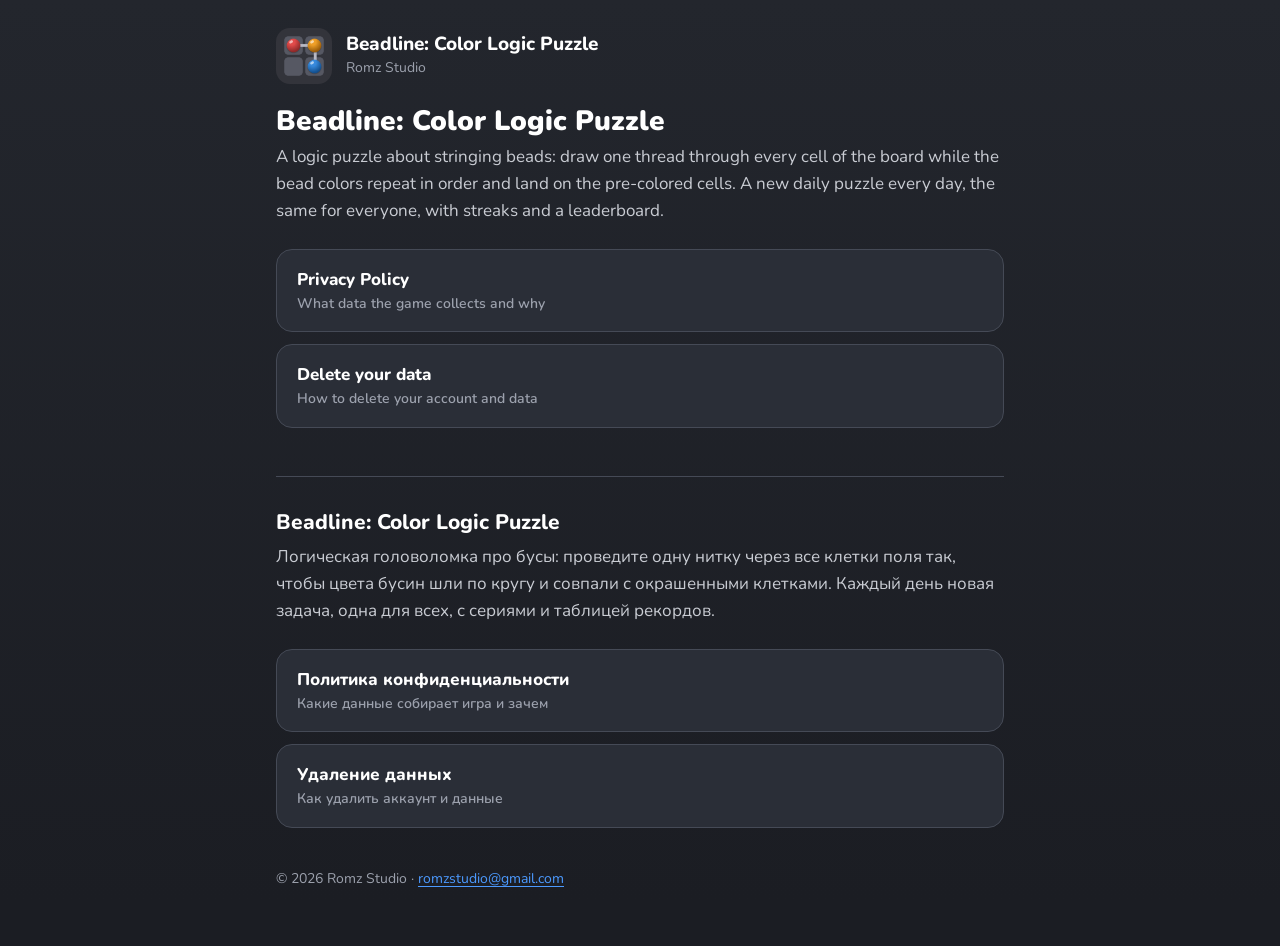
<file: index.html>
<!doctype html>
<html lang="en">
<head>
<meta charset="utf-8">
<meta name="viewport" content="width=device-width, initial-scale=1">
<title>Beadline: Color Logic Puzzle</title>
<meta name="description" content="Beadline: Color Logic Puzzle by Romz Studio — privacy policy and data deletion.">
<link rel="icon" href="icon.png">
<link rel="stylesheet" href="style.css">
</head>
<body>
<main>
	<header class="app">
		<img src="icon.png" alt="">
		<div>
			<div class="name">Beadline: Color Logic Puzzle</div>
			<div class="dev">Romz Studio</div>
		</div>
	</header>

	<h1>Beadline: Color Logic Puzzle</h1>
	<p>A logic puzzle about stringing beads: draw one thread through every cell of the board while
	the bead colors repeat in order and land on the pre-colored cells. A new daily puzzle every day,
	the same for everyone, with streaks and a leaderboard.</p>

	<div class="links">
		<a href="privacy.html">Privacy Policy<span>What data the game collects and why</span></a>
		<a href="delete-data.html">Delete your data<span>How to delete your account and data</span></a>
	</div>

	<hr class="lang">

	<h2 lang="ru">Beadline: Color Logic Puzzle</h2>
	<p lang="ru">Логическая головоломка про бусы: проведите одну нитку через все клетки поля так, чтобы
	цвета бусин шли по кругу и совпали с окрашенными клетками. Каждый день новая задача, одна для всех,
	с сериями и таблицей рекордов.</p>

	<div class="links" lang="ru">
		<a href="privacy.html#ru">Политика конфиденциальности<span>Какие данные собирает игра и зачем</span></a>
		<a href="delete-data.html#ru">Удаление данных<span>Как удалить аккаунт и данные</span></a>
	</div>

	<footer>
		© 2026 Romz Studio · <a href="mailto:romzstudio@gmail.com">romzstudio@gmail.com</a>
	</footer>
</main>
</body>
</html>
</file>
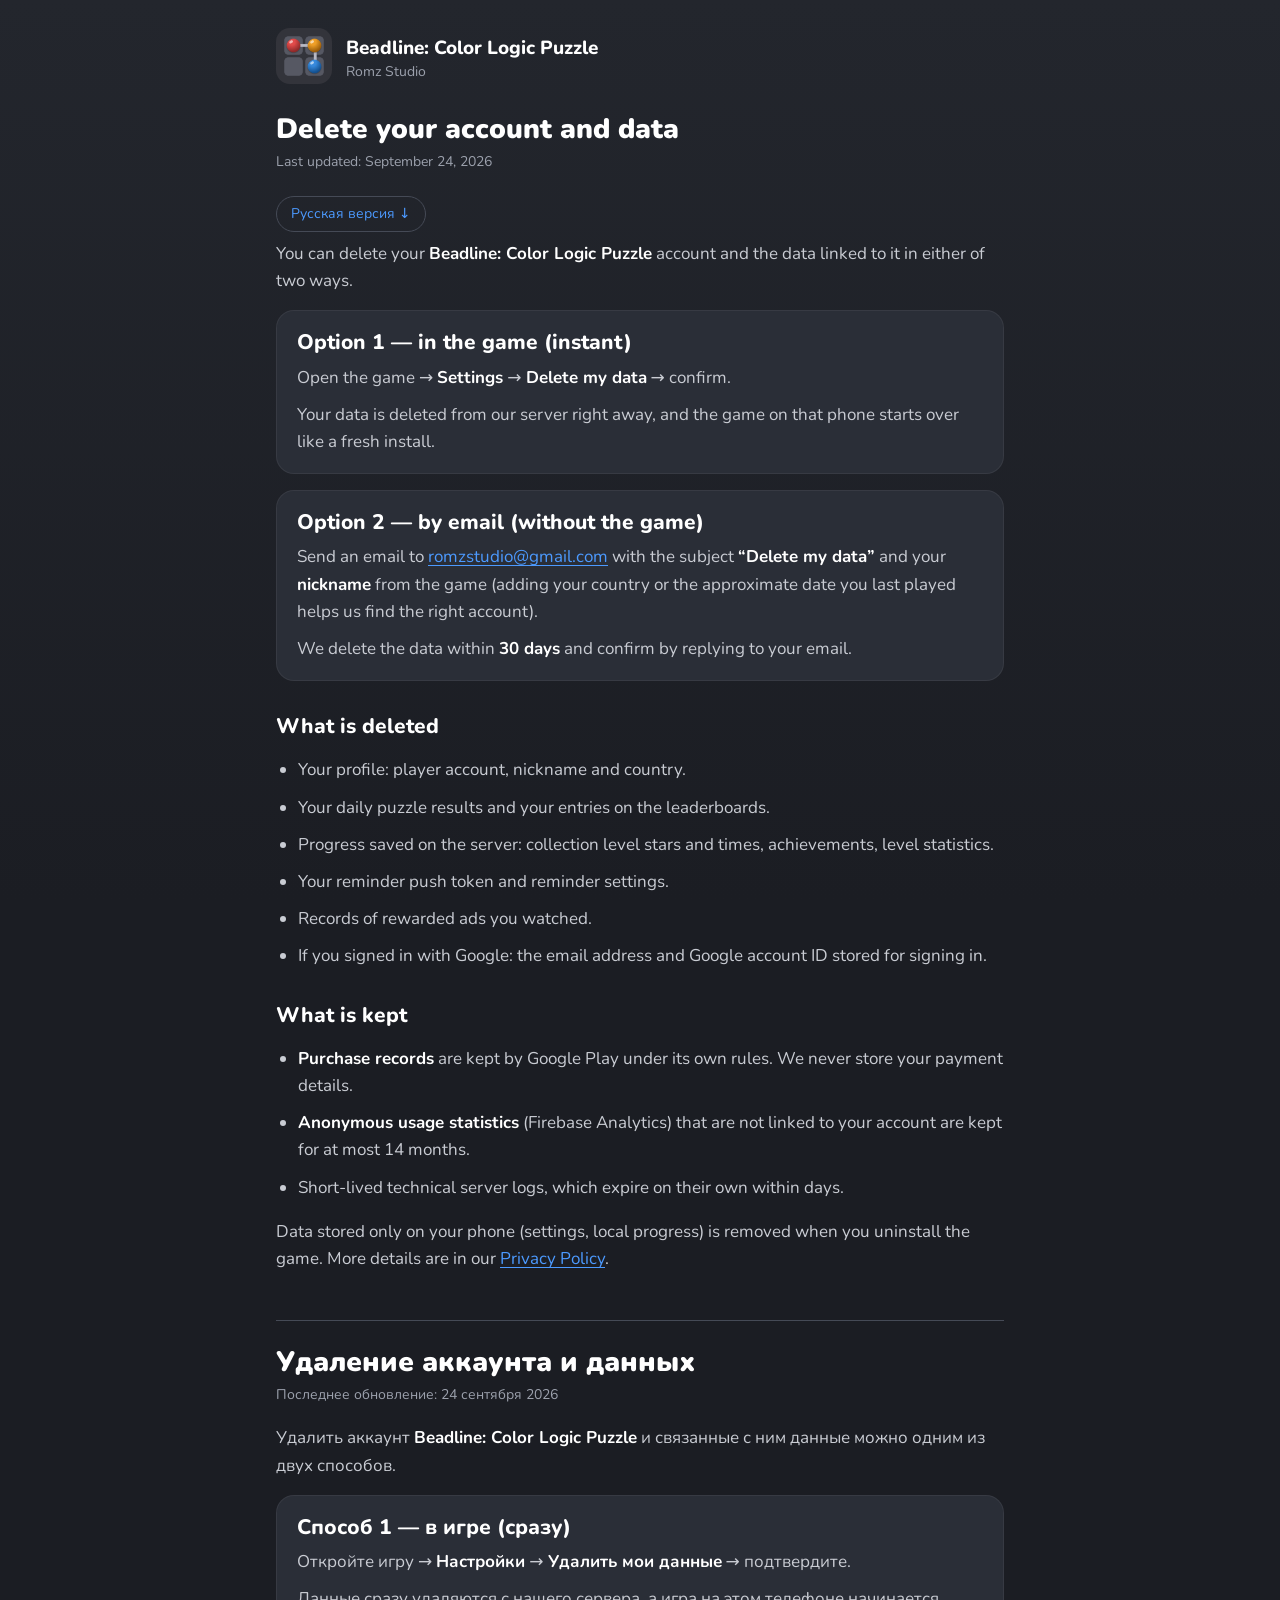
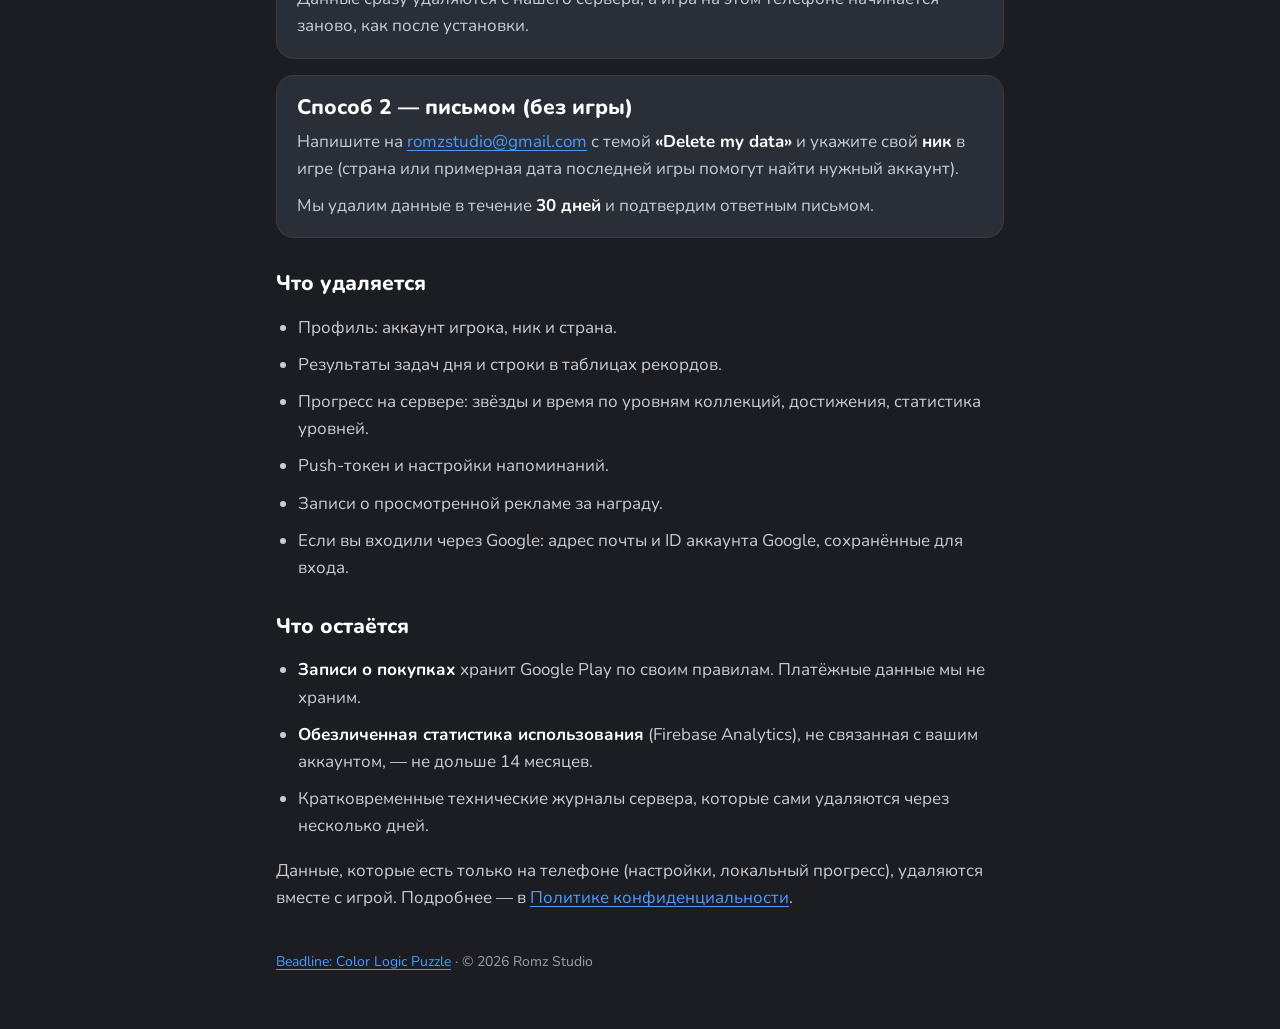
<file: delete-data.html>
<!doctype html>
<html lang="en">
<head>
<meta charset="utf-8">
<meta name="viewport" content="width=device-width, initial-scale=1">
<title>Delete your data — Beadline: Color Logic Puzzle</title>
<meta name="description" content="How to delete your account and data in Beadline: Color Logic Puzzle by Romz Studio.">
<link rel="icon" href="icon.png">
<link rel="stylesheet" href="style.css">
</head>
<body>
<main>
	<header class="app">
		<a href="index.html"><img src="icon.png" alt="Beadline"></a>
		<div>
			<div class="name">Beadline: Color Logic Puzzle</div>
			<div class="dev">Romz Studio</div>
		</div>
	</header>

	<h1>Delete your account and data</h1>
	<p class="updated">Last updated: September 24, 2026</p>
	<a class="lang-switch" href="#ru">Русская версия ↓</a>

	<p>You can delete your <strong>Beadline: Color Logic Puzzle</strong> account and the data linked
	to it in either of two ways.</p>

	<div class="card">
		<h2>Option 1 — in the game (instant)</h2>
		<p>Open the game → <strong>Settings</strong> → <strong>Delete my data</strong> → confirm.</p>
		<p>Your data is deleted from our server right away, and the game on that phone starts over like
		a fresh install.</p>
	</div>

	<div class="card">
		<h2>Option 2 — by email (without the game)</h2>
		<p>Send an email to <a href="mailto:romzstudio@gmail.com?subject=Delete%20my%20data">romzstudio@gmail.com</a>
		with the subject <strong>“Delete my data”</strong> and your <strong>nickname</strong> from the game
		(adding your country or the approximate date you last played helps us find the right account).</p>
		<p>We delete the data within <strong>30 days</strong> and confirm by replying to your email.</p>
	</div>

	<h2>What is deleted</h2>
	<ul>
		<li>Your profile: player account, nickname and country.</li>
		<li>Your daily puzzle results and your entries on the leaderboards.</li>
		<li>Progress saved on the server: collection level stars and times, achievements, level statistics.</li>
		<li>Your reminder push token and reminder settings.</li>
		<li>Records of rewarded ads you watched.</li>
		<li>If you signed in with Google: the email address and Google account ID stored for signing in.</li>
	</ul>

	<h2>What is kept</h2>
	<ul>
		<li><strong>Purchase records</strong> are kept by Google Play under its own rules. We never store your payment details.</li>
		<li><strong>Anonymous usage statistics</strong> (Firebase Analytics) that are not linked to your account are kept for at most 14 months.</li>
		<li>Short-lived technical server logs, which expire on their own within days.</li>
	</ul>
	<p>Data stored only on your phone (settings, local progress) is removed when you uninstall the game.
	More details are in our <a href="privacy.html">Privacy Policy</a>.</p>

	<hr class="lang">

	<section id="ru" lang="ru">
	<h1>Удаление аккаунта и данных</h1>
	<p class="updated">Последнее обновление: 24 сентября 2026</p>

	<p>Удалить аккаунт <strong>Beadline: Color Logic Puzzle</strong> и связанные с ним данные можно
	одним из двух способов.</p>

	<div class="card">
		<h2>Способ 1 — в игре (сразу)</h2>
		<p>Откройте игру → <strong>Настройки</strong> → <strong>Удалить мои данные</strong> → подтвердите.</p>
		<p>Данные сразу удаляются с нашего сервера, а игра на этом телефоне начинается заново, как после
		установки.</p>
	</div>

	<div class="card">
		<h2>Способ 2 — письмом (без игры)</h2>
		<p>Напишите на <a href="mailto:romzstudio@gmail.com?subject=Delete%20my%20data">romzstudio@gmail.com</a>
		с темой <strong>«Delete my data»</strong> и укажите свой <strong>ник</strong> в игре (страна или
		примерная дата последней игры помогут найти нужный аккаунт).</p>
		<p>Мы удалим данные в течение <strong>30 дней</strong> и подтвердим ответным письмом.</p>
	</div>

	<h2>Что удаляется</h2>
	<ul>
		<li>Профиль: аккаунт игрока, ник и страна.</li>
		<li>Результаты задач дня и строки в таблицах рекордов.</li>
		<li>Прогресс на сервере: звёзды и время по уровням коллекций, достижения, статистика уровней.</li>
		<li>Push-токен и настройки напоминаний.</li>
		<li>Записи о просмотренной рекламе за награду.</li>
		<li>Если вы входили через Google: адрес почты и ID аккаунта Google, сохранённые для входа.</li>
	</ul>

	<h2>Что остаётся</h2>
	<ul>
		<li><strong>Записи о покупках</strong> хранит Google Play по своим правилам. Платёжные данные мы не храним.</li>
		<li><strong>Обезличенная статистика использования</strong> (Firebase Analytics), не связанная с вашим аккаунтом, — не дольше 14 месяцев.</li>
		<li>Кратковременные технические журналы сервера, которые сами удаляются через несколько дней.</li>
	</ul>
	<p>Данные, которые есть только на телефоне (настройки, локальный прогресс), удаляются вместе с игрой.
	Подробнее — в <a href="privacy.html#ru">Политике конфиденциальности</a>.</p>
	</section>

	<footer><a href="index.html">Beadline: Color Logic Puzzle</a> · © 2026 Romz Studio</footer>
</main>
</body>
</html>
</file>
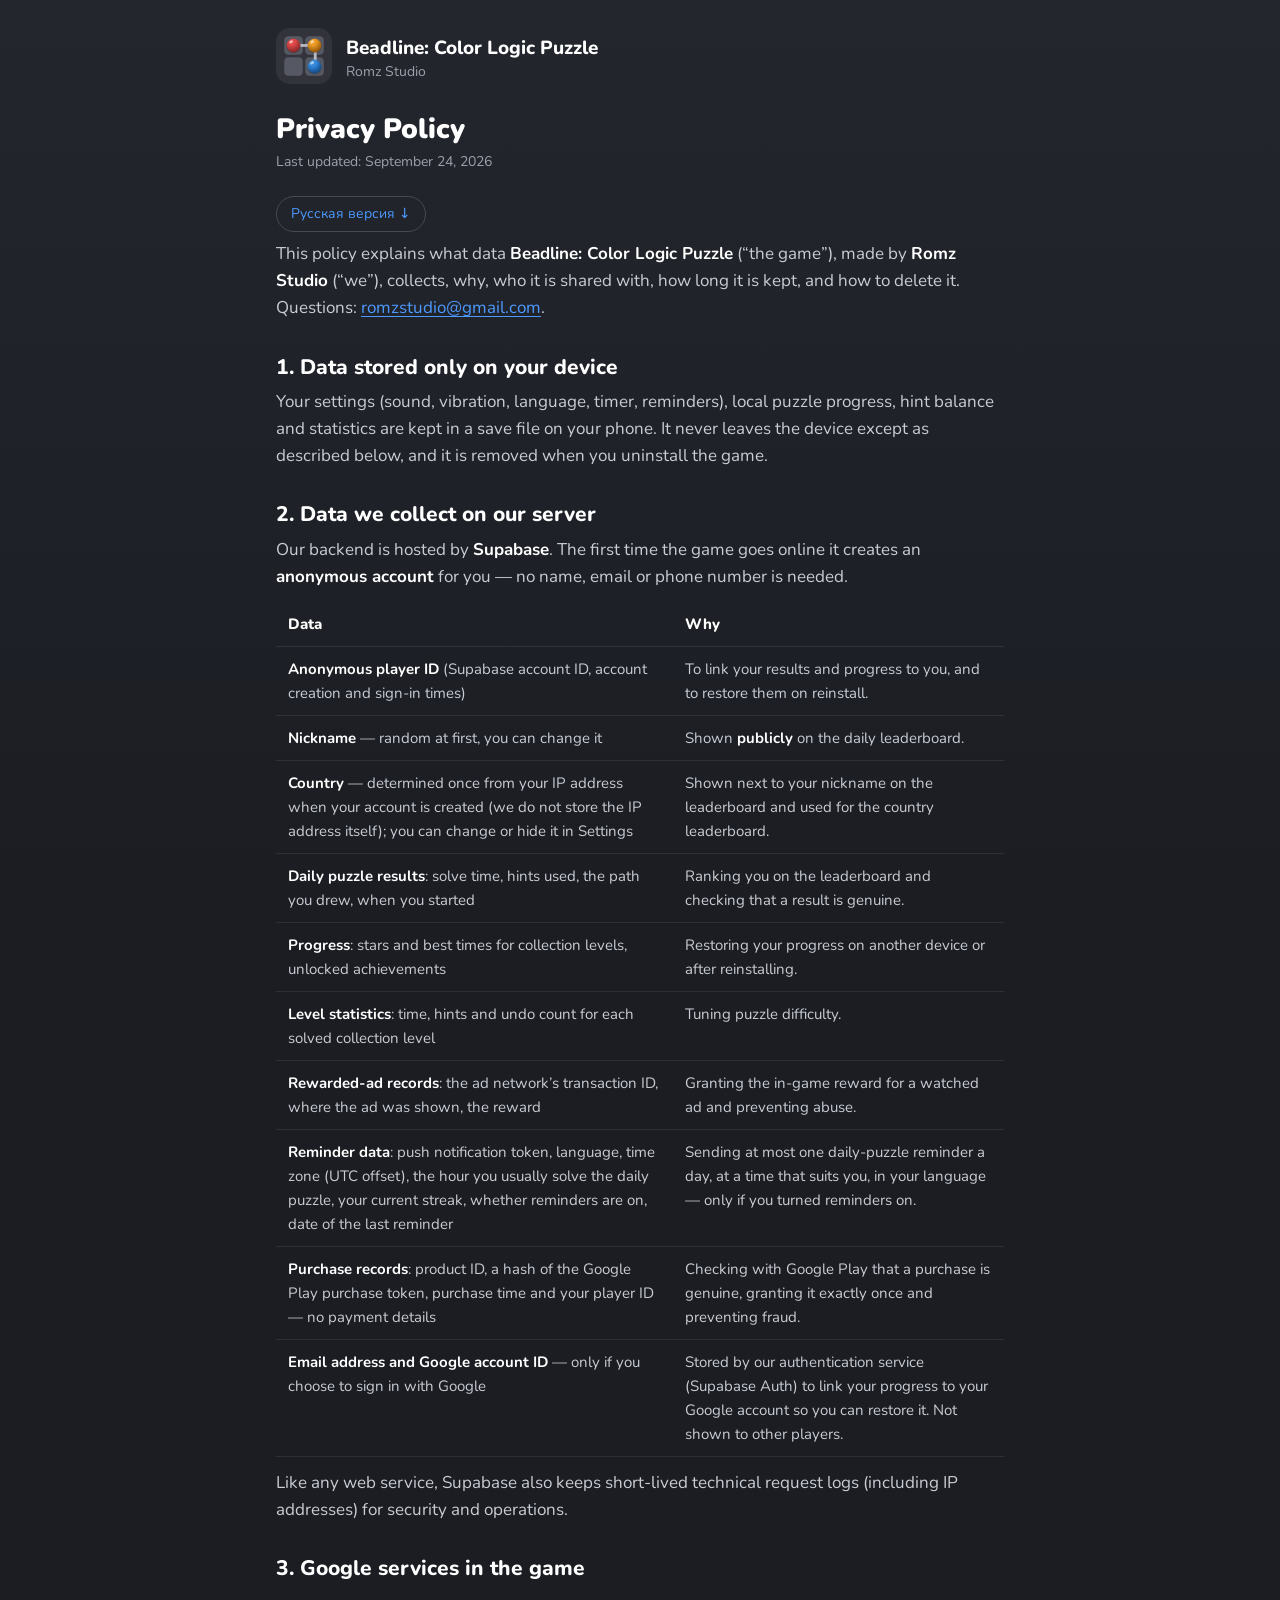
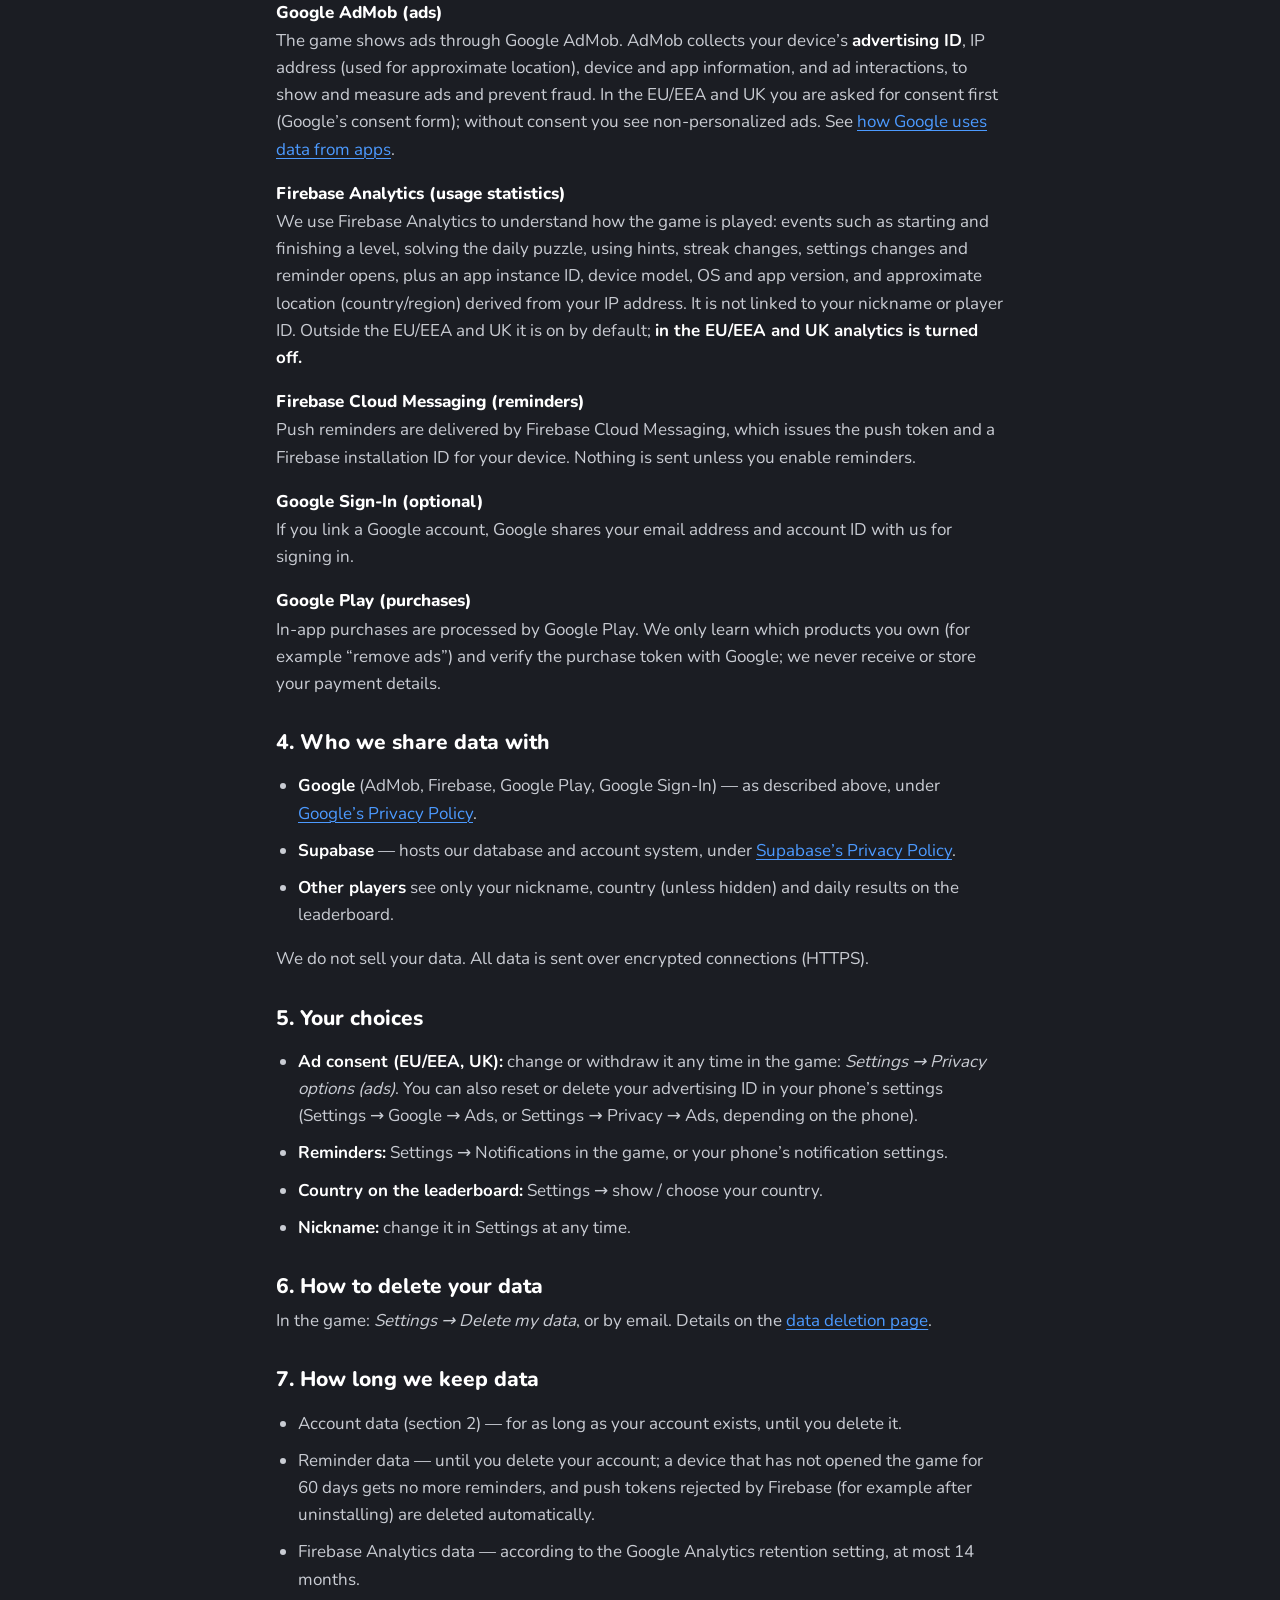
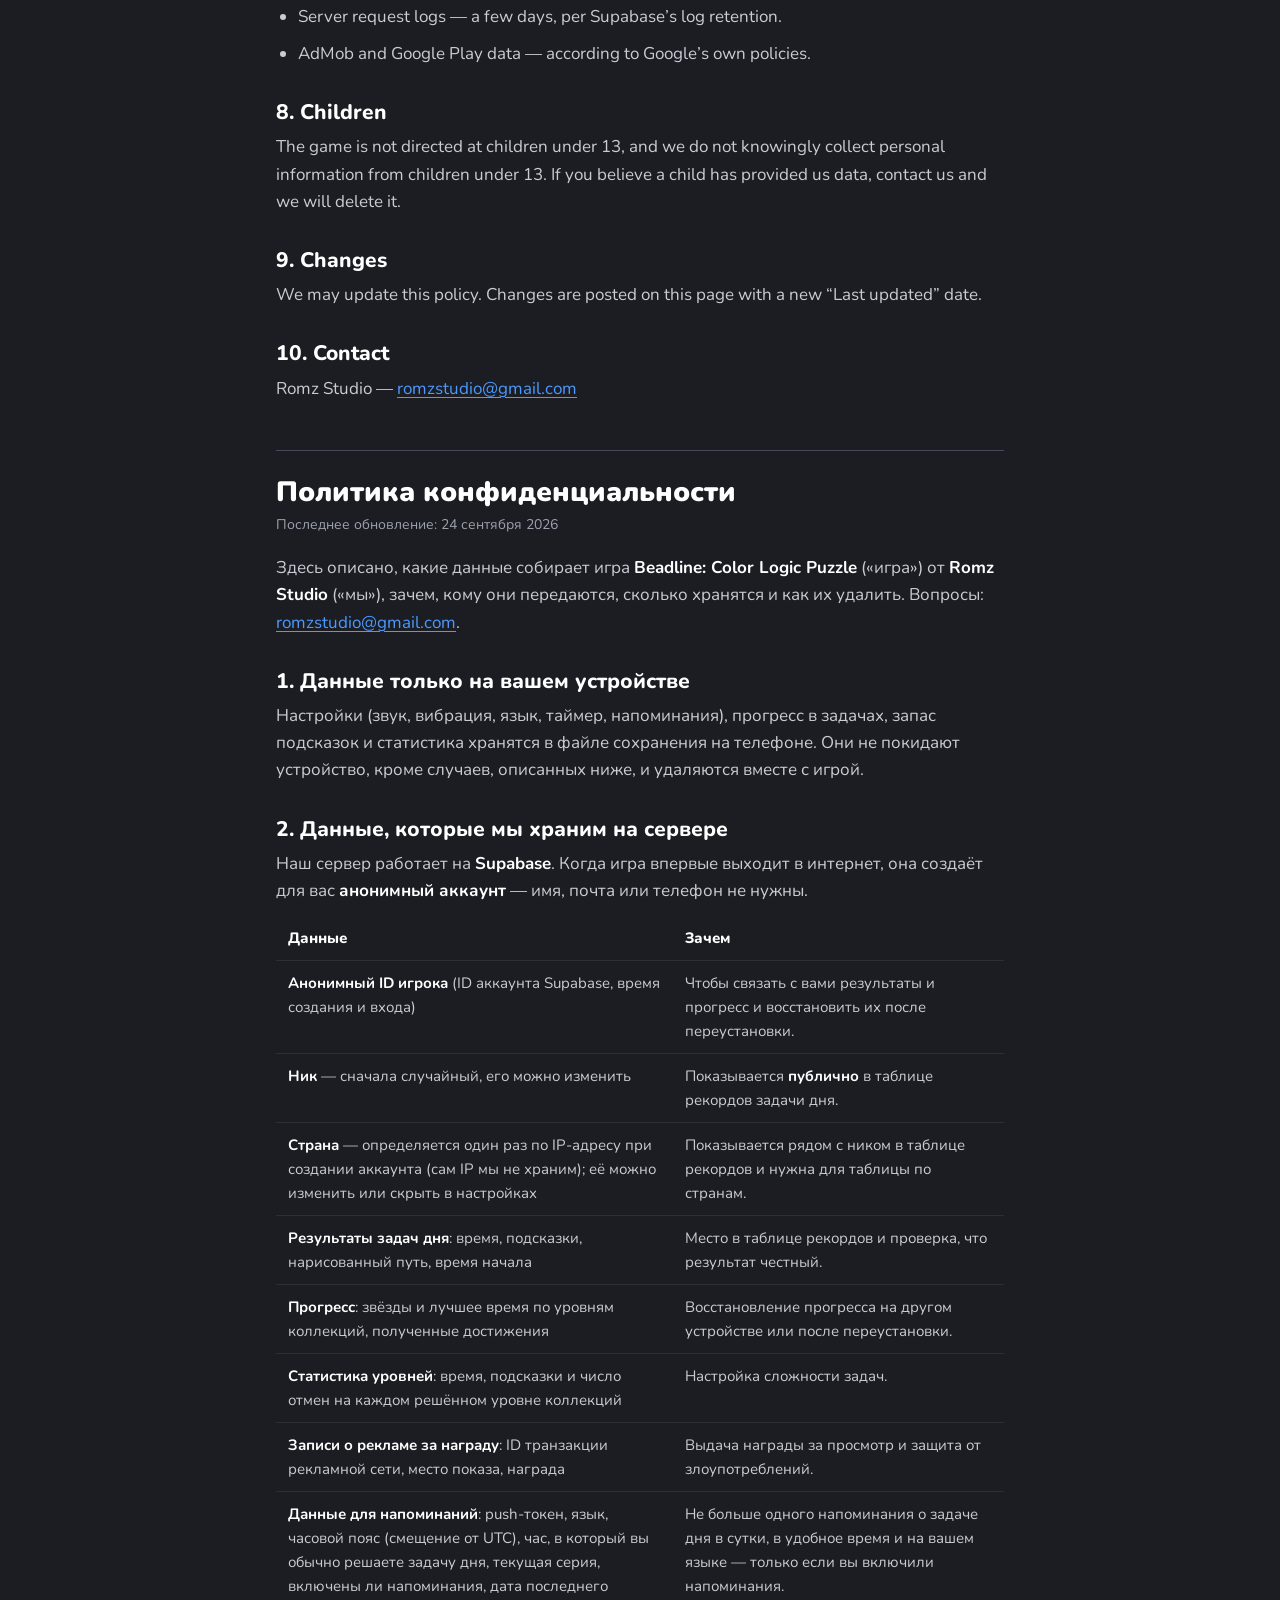
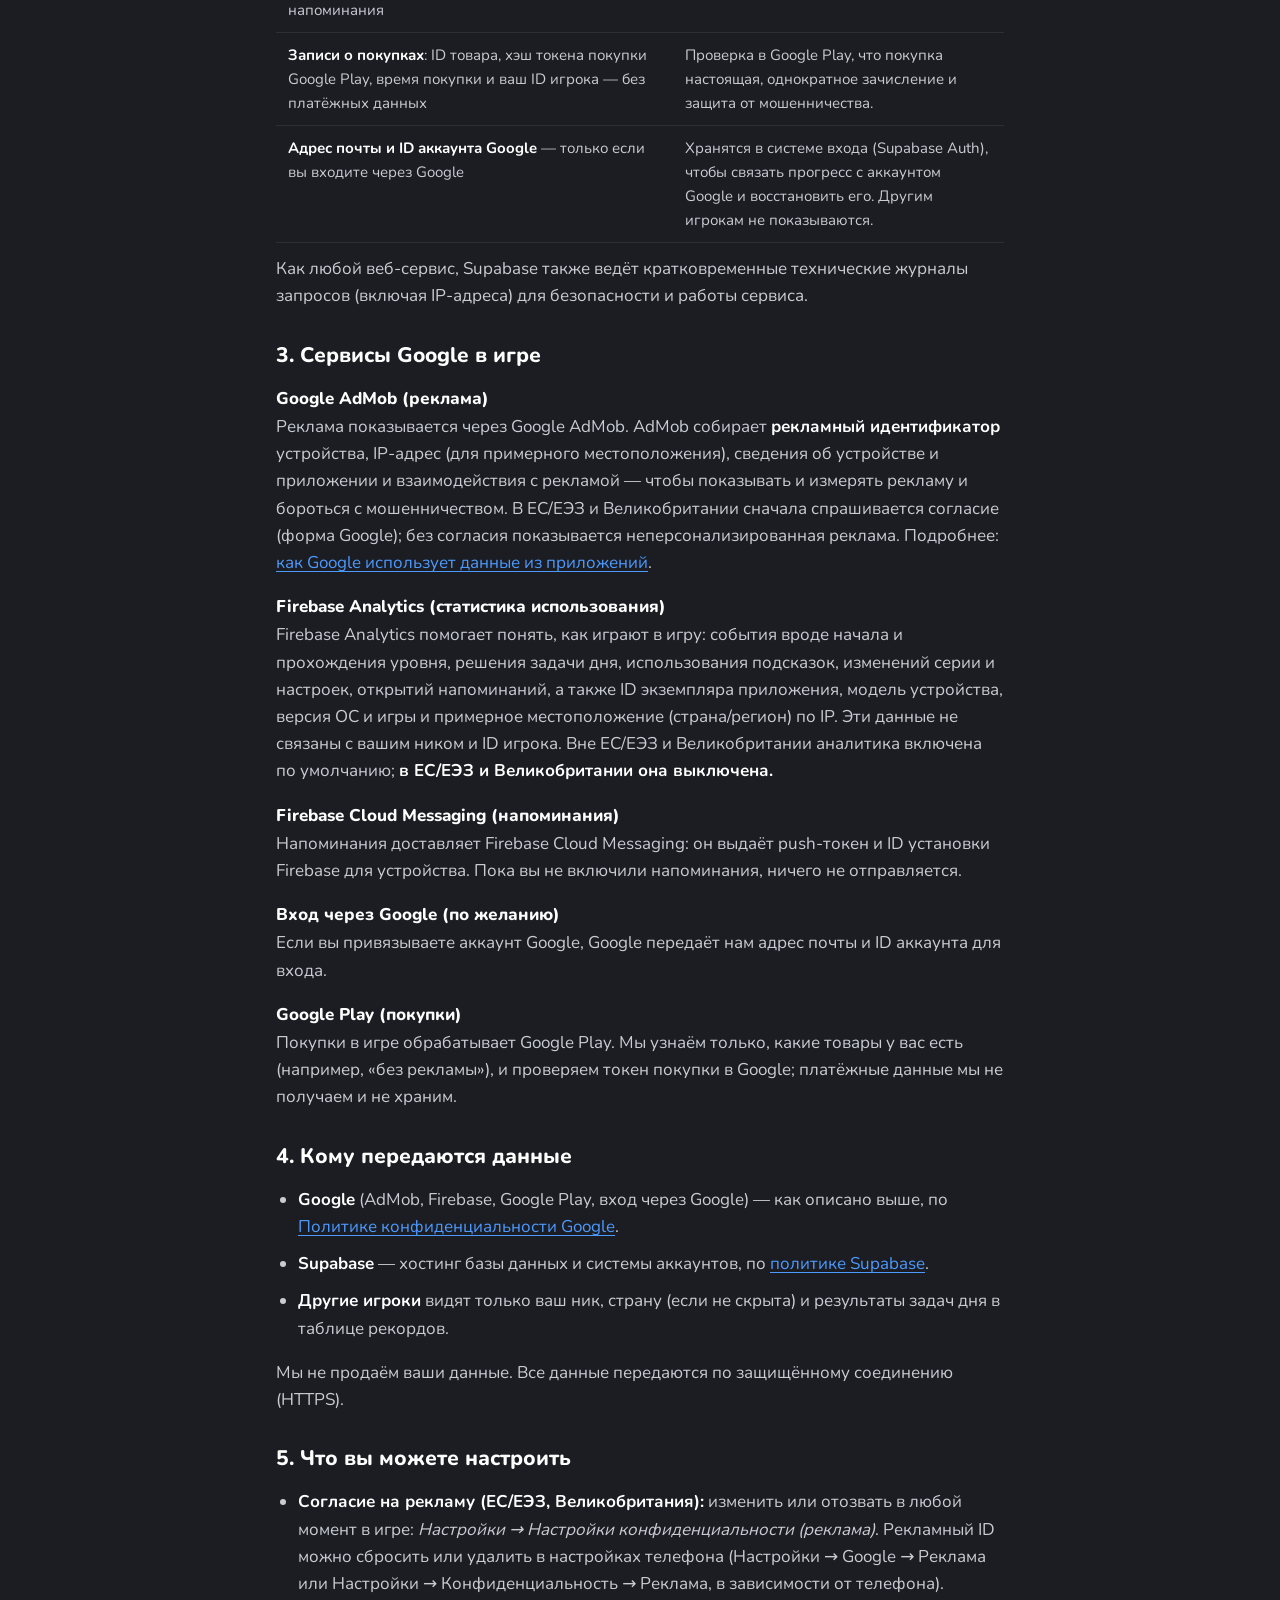
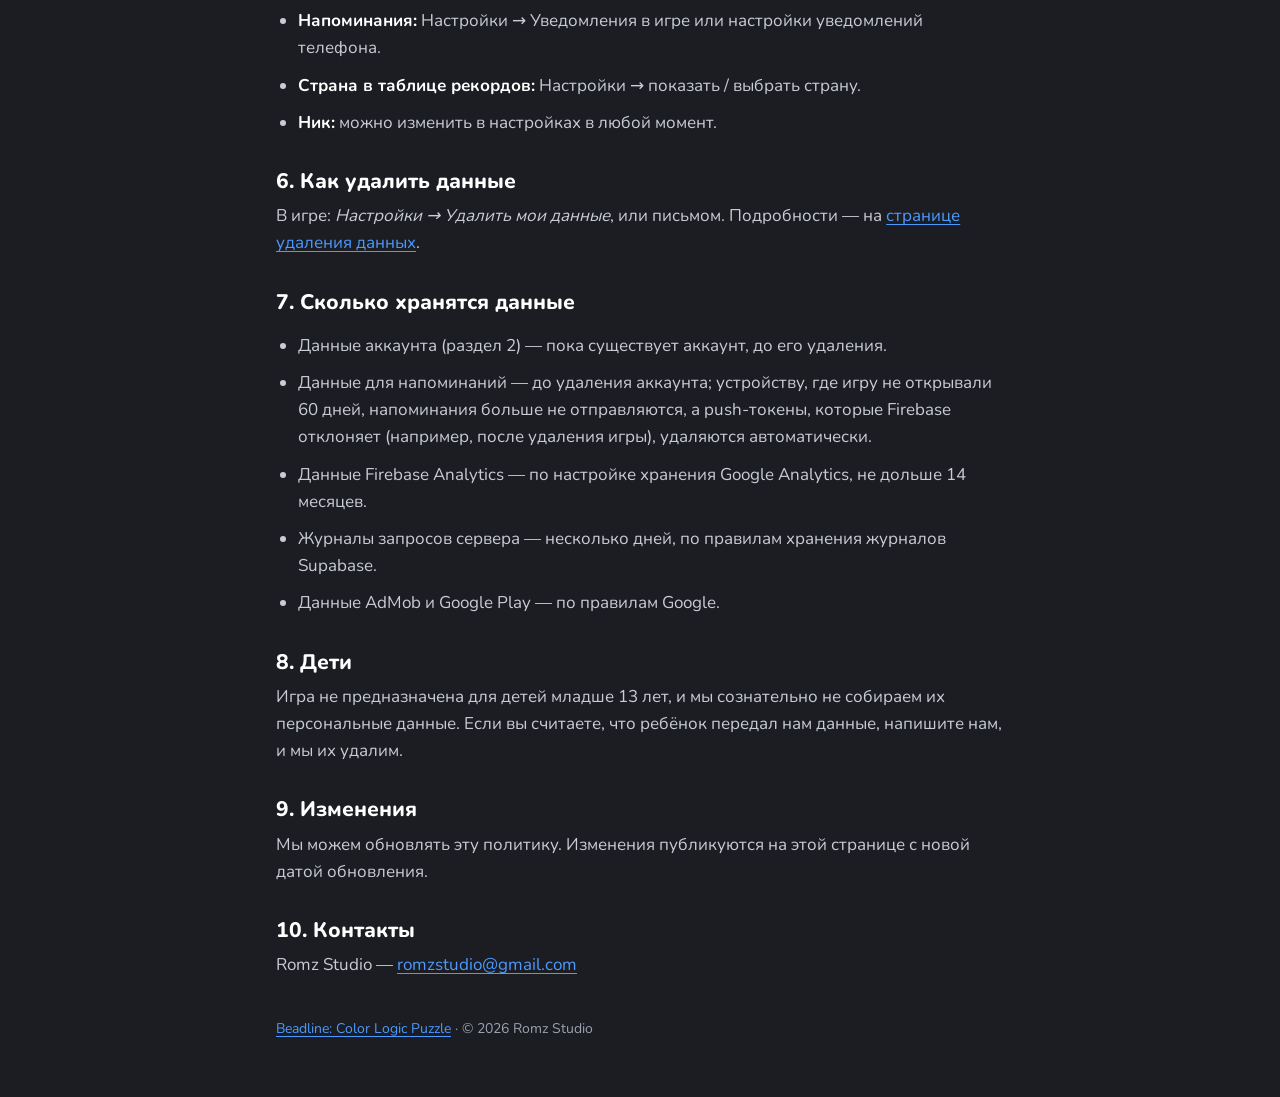
<file: privacy.html>
<!doctype html>
<html lang="en">
<head>
<meta charset="utf-8">
<meta name="viewport" content="width=device-width, initial-scale=1">
<title>Privacy Policy — Beadline: Color Logic Puzzle</title>
<meta name="description" content="Privacy Policy for Beadline: Color Logic Puzzle by Romz Studio.">
<link rel="icon" href="icon.png">
<link rel="stylesheet" href="style.css">
</head>
<body>
<main>
	<header class="app">
		<a href="index.html"><img src="icon.png" alt="Beadline"></a>
		<div>
			<div class="name">Beadline: Color Logic Puzzle</div>
			<div class="dev">Romz Studio</div>
		</div>
	</header>

	<h1>Privacy Policy</h1>
	<p class="updated">Last updated: September 24, 2026</p>
	<a class="lang-switch" href="#ru">Русская версия ↓</a>

	<p>This policy explains what data <strong>Beadline: Color Logic Puzzle</strong> (“the game”),
	made by <strong>Romz Studio</strong> (“we”), collects, why, who it is shared with, how long it is
	kept, and how to delete it. Questions: <a href="mailto:romzstudio@gmail.com">romzstudio@gmail.com</a>.</p>

	<h2>1. Data stored only on your device</h2>
	<p>Your settings (sound, vibration, language, timer, reminders), local puzzle progress, hint
	balance and statistics are kept in a save file on your phone. It never leaves the device except
	as described below, and it is removed when you uninstall the game.</p>

	<h2>2. Data we collect on our server</h2>
	<p>Our backend is hosted by <strong>Supabase</strong>. The first time the game goes online it
	creates an <strong>anonymous account</strong> for you — no name, email or phone number is needed.</p>
	<div class="table-wrap"><table>
		<tr><th>Data</th><th>Why</th></tr>
		<tr><td><strong>Anonymous player ID</strong> (Supabase account ID, account creation and sign-in times)</td>
			<td>To link your results and progress to you, and to restore them on reinstall.</td></tr>
		<tr><td><strong>Nickname</strong> — random at first, you can change it</td>
			<td>Shown <strong>publicly</strong> on the daily leaderboard.</td></tr>
		<tr><td><strong>Country</strong> — determined once from your IP address when your account is created (we do not store the IP address itself); you can change or hide it in Settings</td>
			<td>Shown next to your nickname on the leaderboard and used for the country leaderboard.</td></tr>
		<tr><td><strong>Daily puzzle results</strong>: solve time, hints used, the path you drew, when you started</td>
			<td>Ranking you on the leaderboard and checking that a result is genuine.</td></tr>
		<tr><td><strong>Progress</strong>: stars and best times for collection levels, unlocked achievements</td>
			<td>Restoring your progress on another device or after reinstalling.</td></tr>
		<tr><td><strong>Level statistics</strong>: time, hints and undo count for each solved collection level</td>
			<td>Tuning puzzle difficulty.</td></tr>
		<tr><td><strong>Rewarded-ad records</strong>: the ad network’s transaction ID, where the ad was shown, the reward</td>
			<td>Granting the in-game reward for a watched ad and preventing abuse.</td></tr>
		<tr><td><strong>Reminder data</strong>: push notification token, language, time zone (UTC offset), the hour you usually solve the daily puzzle, your current streak, whether reminders are on, date of the last reminder</td>
			<td>Sending at most one daily-puzzle reminder a day, at a time that suits you, in your language — only if you turned reminders on.</td></tr>
		<tr><td><strong>Purchase records</strong>: product ID, a hash of the Google Play purchase token, purchase time and your player ID — no payment details</td>
			<td>Checking with Google Play that a purchase is genuine, granting it exactly once and preventing fraud.</td></tr>
		<tr><td><strong>Email address and Google account ID</strong> — only if you choose to sign in with Google</td>
			<td>Stored by our authentication service (Supabase Auth) to link your progress to your Google account so you can restore it. Not shown to other players.</td></tr>
	</table></div>
	<p>Like any web service, Supabase also keeps short-lived technical request logs (including IP
	addresses) for security and operations.</p>

	<h2>3. Google services in the game</h2>
	<h3>Google AdMob (ads)</h3>
	<p>The game shows ads through Google AdMob. AdMob collects your device’s <strong>advertising
	ID</strong>, IP address (used for approximate location), device and app information, and ad
	interactions, to show and measure ads and prevent fraud. In the EU/EEA and UK you are asked for
	consent first (Google’s consent form); without consent you see non-personalized ads.
	See <a href="https://policies.google.com/technologies/partner-sites">how Google uses data from apps</a>.</p>
	<h3>Firebase Analytics (usage statistics)</h3>
	<p>We use Firebase Analytics to understand how the game is played: events such as starting and
	finishing a level, solving the daily puzzle, using hints, streak changes, settings changes and
	reminder opens, plus an app instance ID, device model, OS and app version, and approximate
	location (country/region) derived from your IP address. It is not linked to your nickname or
	player ID. Outside the EU/EEA and UK it is on by default; <strong>in the EU/EEA and UK analytics
	is turned off.</strong></p>
	<h3>Firebase Cloud Messaging (reminders)</h3>
	<p>Push reminders are delivered by Firebase Cloud Messaging, which issues the push token and a
	Firebase installation ID for your device. Nothing is sent unless you enable reminders.</p>
	<h3>Google Sign-In (optional)</h3>
	<p>If you link a Google account, Google shares your email address and account ID with us for
	signing in.</p>
	<h3>Google Play (purchases)</h3>
	<p>In-app purchases are processed by Google Play. We only learn which products you own (for
	example “remove ads”) and verify the purchase token with Google; we never receive or store your payment details.</p>

	<h2>4. Who we share data with</h2>
	<ul>
		<li><strong>Google</strong> (AdMob, Firebase, Google Play, Google Sign-In) — as described above, under
			<a href="https://policies.google.com/privacy">Google’s Privacy Policy</a>.</li>
		<li><strong>Supabase</strong> — hosts our database and account system, under
			<a href="https://supabase.com/privacy">Supabase’s Privacy Policy</a>.</li>
		<li><strong>Other players</strong> see only your nickname, country (unless hidden) and daily results on the leaderboard.</li>
	</ul>
	<p>We do not sell your data. All data is sent over encrypted connections (HTTPS).</p>

	<h2>5. Your choices</h2>
	<ul>
		<li><strong>Ad consent (EU/EEA, UK):</strong> change or withdraw it any time in the game:
			<em>Settings → Privacy options (ads)</em>. You can also reset or delete your advertising ID in your
			phone’s settings (Settings → Google → Ads, or Settings → Privacy → Ads, depending on the phone).</li>
		<li><strong>Reminders:</strong> Settings → Notifications in the game, or your phone’s notification settings.</li>
		<li><strong>Country on the leaderboard:</strong> Settings → show / choose your country.</li>
		<li><strong>Nickname:</strong> change it in Settings at any time.</li>
	</ul>

	<h2>6. How to delete your data</h2>
	<p>In the game: <em>Settings → Delete my data</em>, or by email. Details on the
	<a href="delete-data.html">data deletion page</a>.</p>

	<h2>7. How long we keep data</h2>
	<ul>
		<li>Account data (section 2) — for as long as your account exists, until you delete it.</li>
		<li>Reminder data — until you delete your account; a device that has not opened the game for 60 days gets no more reminders, and push tokens rejected by Firebase (for example after uninstalling) are deleted automatically.</li>
		<li>Firebase Analytics data — according to the Google Analytics retention setting, at most 14 months.</li>
		<li>Server request logs — a few days, per Supabase’s log retention.</li>
		<li>AdMob and Google Play data — according to Google’s own policies.</li>
	</ul>

	<h2>8. Children</h2>
	<p>The game is not directed at children under 13, and we do not knowingly collect personal
	information from children under 13. If you believe a child has provided us data, contact us and we
	will delete it.</p>

	<h2>9. Changes</h2>
	<p>We may update this policy. Changes are posted on this page with a new “Last updated” date.</p>

	<h2>10. Contact</h2>
	<p>Romz Studio — <a href="mailto:romzstudio@gmail.com">romzstudio@gmail.com</a></p>

	<hr class="lang">

	<section id="ru" lang="ru">
	<h1>Политика конфиденциальности</h1>
	<p class="updated">Последнее обновление: 24 сентября 2026</p>

	<p>Здесь описано, какие данные собирает игра <strong>Beadline: Color Logic Puzzle</strong>
	(«игра») от <strong>Romz Studio</strong> («мы»), зачем, кому они передаются, сколько хранятся и как
	их удалить. Вопросы: <a href="mailto:romzstudio@gmail.com">romzstudio@gmail.com</a>.</p>

	<h2>1. Данные только на вашем устройстве</h2>
	<p>Настройки (звук, вибрация, язык, таймер, напоминания), прогресс в задачах, запас подсказок и
	статистика хранятся в файле сохранения на телефоне. Они не покидают устройство, кроме случаев,
	описанных ниже, и удаляются вместе с игрой.</p>

	<h2>2. Данные, которые мы храним на сервере</h2>
	<p>Наш сервер работает на <strong>Supabase</strong>. Когда игра впервые выходит в интернет, она
	создаёт для вас <strong>анонимный аккаунт</strong> — имя, почта или телефон не нужны.</p>
	<div class="table-wrap"><table>
		<tr><th>Данные</th><th>Зачем</th></tr>
		<tr><td><strong>Анонимный ID игрока</strong> (ID аккаунта Supabase, время создания и входа)</td>
			<td>Чтобы связать с вами результаты и прогресс и восстановить их после переустановки.</td></tr>
		<tr><td><strong>Ник</strong> — сначала случайный, его можно изменить</td>
			<td>Показывается <strong>публично</strong> в таблице рекордов задачи дня.</td></tr>
		<tr><td><strong>Страна</strong> — определяется один раз по IP-адресу при создании аккаунта (сам IP мы не храним); её можно изменить или скрыть в настройках</td>
			<td>Показывается рядом с ником в таблице рекордов и нужна для таблицы по странам.</td></tr>
		<tr><td><strong>Результаты задач дня</strong>: время, подсказки, нарисованный путь, время начала</td>
			<td>Место в таблице рекордов и проверка, что результат честный.</td></tr>
		<tr><td><strong>Прогресс</strong>: звёзды и лучшее время по уровням коллекций, полученные достижения</td>
			<td>Восстановление прогресса на другом устройстве или после переустановки.</td></tr>
		<tr><td><strong>Статистика уровней</strong>: время, подсказки и число отмен на каждом решённом уровне коллекций</td>
			<td>Настройка сложности задач.</td></tr>
		<tr><td><strong>Записи о рекламе за награду</strong>: ID транзакции рекламной сети, место показа, награда</td>
			<td>Выдача награды за просмотр и защита от злоупотреблений.</td></tr>
		<tr><td><strong>Данные для напоминаний</strong>: push-токен, язык, часовой пояс (смещение от UTC), час, в который вы обычно решаете задачу дня, текущая серия, включены ли напоминания, дата последнего напоминания</td>
			<td>Не больше одного напоминания о задаче дня в сутки, в удобное время и на вашем языке — только если вы включили напоминания.</td></tr>
		<tr><td><strong>Записи о покупках</strong>: ID товара, хэш токена покупки Google Play, время покупки и ваш ID игрока — без платёжных данных</td>
			<td>Проверка в Google Play, что покупка настоящая, однократное зачисление и защита от мошенничества.</td></tr>
		<tr><td><strong>Адрес почты и ID аккаунта Google</strong> — только если вы входите через Google</td>
			<td>Хранятся в системе входа (Supabase Auth), чтобы связать прогресс с аккаунтом Google и восстановить его. Другим игрокам не показываются.</td></tr>
	</table></div>
	<p>Как любой веб-сервис, Supabase также ведёт кратковременные технические журналы запросов (включая
	IP-адреса) для безопасности и работы сервиса.</p>

	<h2>3. Сервисы Google в игре</h2>
	<h3>Google AdMob (реклама)</h3>
	<p>Реклама показывается через Google AdMob. AdMob собирает <strong>рекламный идентификатор</strong>
	устройства, IP-адрес (для примерного местоположения), сведения об устройстве и приложении и
	взаимодействия с рекламой — чтобы показывать и измерять рекламу и бороться с мошенничеством. В
	ЕС/ЕЭЗ и Великобритании сначала спрашивается согласие (форма Google); без согласия показывается
	неперсонализированная реклама.
	Подробнее: <a href="https://policies.google.com/technologies/partner-sites?hl=ru">как Google использует данные из приложений</a>.</p>
	<h3>Firebase Analytics (статистика использования)</h3>
	<p>Firebase Analytics помогает понять, как играют в игру: события вроде начала и прохождения
	уровня, решения задачи дня, использования подсказок, изменений серии и настроек, открытий
	напоминаний, а также ID экземпляра приложения, модель устройства, версия ОС и игры и примерное
	местоположение (страна/регион) по IP. Эти данные не связаны с вашим ником и ID игрока. Вне ЕС/ЕЭЗ и
	Великобритании аналитика включена по умолчанию; <strong>в ЕС/ЕЭЗ и Великобритании она выключена.</strong></p>
	<h3>Firebase Cloud Messaging (напоминания)</h3>
	<p>Напоминания доставляет Firebase Cloud Messaging: он выдаёт push-токен и ID установки Firebase
	для устройства. Пока вы не включили напоминания, ничего не отправляется.</p>
	<h3>Вход через Google (по желанию)</h3>
	<p>Если вы привязываете аккаунт Google, Google передаёт нам адрес почты и ID аккаунта для входа.</p>
	<h3>Google Play (покупки)</h3>
	<p>Покупки в игре обрабатывает Google Play. Мы узнаём только, какие товары у вас есть (например,
	«без рекламы»), и проверяем токен покупки в Google; платёжные данные мы не получаем и не храним.</p>

	<h2>4. Кому передаются данные</h2>
	<ul>
		<li><strong>Google</strong> (AdMob, Firebase, Google Play, вход через Google) — как описано выше, по
			<a href="https://policies.google.com/privacy?hl=ru">Политике конфиденциальности Google</a>.</li>
		<li><strong>Supabase</strong> — хостинг базы данных и системы аккаунтов, по
			<a href="https://supabase.com/privacy">политике Supabase</a>.</li>
		<li><strong>Другие игроки</strong> видят только ваш ник, страну (если не скрыта) и результаты задач дня в таблице рекордов.</li>
	</ul>
	<p>Мы не продаём ваши данные. Все данные передаются по защищённому соединению (HTTPS).</p>

	<h2>5. Что вы можете настроить</h2>
	<ul>
		<li><strong>Согласие на рекламу (ЕС/ЕЭЗ, Великобритания):</strong> изменить или отозвать в любой момент в игре:
			<em>Настройки → Настройки конфиденциальности (реклама)</em>. Рекламный ID можно сбросить или удалить в
			настройках телефона (Настройки → Google → Реклама или Настройки → Конфиденциальность → Реклама,
			в зависимости от телефона).</li>
		<li><strong>Напоминания:</strong> Настройки → Уведомления в игре или настройки уведомлений телефона.</li>
		<li><strong>Страна в таблице рекордов:</strong> Настройки → показать / выбрать страну.</li>
		<li><strong>Ник:</strong> можно изменить в настройках в любой момент.</li>
	</ul>

	<h2>6. Как удалить данные</h2>
	<p>В игре: <em>Настройки → Удалить мои данные</em>, или письмом. Подробности — на
	<a href="delete-data.html#ru">странице удаления данных</a>.</p>

	<h2>7. Сколько хранятся данные</h2>
	<ul>
		<li>Данные аккаунта (раздел 2) — пока существует аккаунт, до его удаления.</li>
		<li>Данные для напоминаний — до удаления аккаунта; устройству, где игру не открывали 60 дней, напоминания больше не отправляются, а push-токены, которые Firebase отклоняет (например, после удаления игры), удаляются автоматически.</li>
		<li>Данные Firebase Analytics — по настройке хранения Google Analytics, не дольше 14 месяцев.</li>
		<li>Журналы запросов сервера — несколько дней, по правилам хранения журналов Supabase.</li>
		<li>Данные AdMob и Google Play — по правилам Google.</li>
	</ul>

	<h2>8. Дети</h2>
	<p>Игра не предназначена для детей младше 13 лет, и мы сознательно не собираем их персональные
	данные. Если вы считаете, что ребёнок передал нам данные, напишите нам, и мы их удалим.</p>

	<h2>9. Изменения</h2>
	<p>Мы можем обновлять эту политику. Изменения публикуются на этой странице с новой датой обновления.</p>

	<h2>10. Контакты</h2>
	<p>Romz Studio — <a href="mailto:romzstudio@gmail.com">romzstudio@gmail.com</a></p>
	</section>

	<footer><a href="index.html">Beadline: Color Logic Puzzle</a> · © 2026 Romz Studio</footer>
</main>
</body>
</html>
</file>
<file: style.css>
/* Beadline public pages (GitHub Pages). Colours match the game's Palette (godot/scripts/core/
   palette.gd). Font: Nunito, self-hosted (SIL OFL, fonts/Nunito-OFL.txt) — no external requests. */

@font-face {
	font-family: "Nunito";
	src: url("fonts/Nunito-Variable.ttf") format("truetype");
	font-weight: 200 1000;
	font-display: swap;
}

:root {
	--bg: #23262d;
	--bg-dark: #1b1d23;
	--surface: #2a2e37;
	--border: #454a56;
	--text: #ffffff;
	--text-2: #c9ccd3;
	--muted: #9ca1ad;
	--accent: #e52554;
	--link: #4c9aff;
	color-scheme: dark;
}

* { box-sizing: border-box; }

html { -webkit-text-size-adjust: 100%; }

body {
	margin: 0;
	background: linear-gradient(180deg, var(--bg) 0%, var(--bg-dark) 100%) fixed;
	background-color: var(--bg-dark);
	color: var(--text-2);
	font-family: "Nunito", system-ui, -apple-system, "Segoe UI", Roboto, sans-serif;
	font-size: 17px;
	line-height: 1.6;
}

main {
	max-width: 760px;
	margin: 0 auto;
	padding: 28px 16px 56px;
}

header.app {
	display: flex;
	align-items: center;
	gap: 14px;
	margin-bottom: 20px;
}

header.app img {
	width: 56px;
	height: 56px;
	border-radius: 14px;
	flex: none;
}

header.app .name {
	color: var(--text);
	font-weight: 800;
	font-size: 19px;
	line-height: 1.25;
}

header.app .dev { color: var(--muted); font-size: 14px; }

h1, h2, h3 { color: var(--text); line-height: 1.25; }
h1 { font-size: 28px; font-weight: 900; margin: 8px 0 4px; }
h2 { font-size: 21px; font-weight: 800; margin: 32px 0 8px; }
h3 { font-size: 17px; font-weight: 800; margin: 20px 0 4px; }

p, li { margin: 0 0 10px; }
ul { padding-left: 22px; }
strong { color: var(--text); }

a { color: var(--link); text-decoration-thickness: 1px; text-underline-offset: 3px; }

.updated { color: var(--muted); font-size: 14px; margin-bottom: 18px; }

.lang-switch {
	display: inline-block;
	margin: 4px 0 8px;
	padding: 6px 14px;
	border: 1px solid var(--border);
	border-radius: 999px;
	font-size: 14px;
	text-decoration: none;
}

.card {
	background: var(--surface);
	border: 1px solid rgba(255, 255, 255, 0.06);
	border-radius: 18px;
	padding: 18px 20px;
	margin: 16px 0;
}

.card > :first-child { margin-top: 0; }
.card > :last-child { margin-bottom: 0; }

.links { display: grid; gap: 12px; margin: 24px 0; }

.links a {
	display: block;
	padding: 16px 20px;
	background: var(--surface);
	border: 1px solid var(--border);
	border-radius: 16px;
	color: var(--text);
	font-weight: 800;
	text-decoration: none;
}

.links a span { display: block; color: var(--muted); font-weight: 600; font-size: 14px; }

.table-wrap { overflow-x: auto; margin: 12px 0; }

table { width: 100%; border-collapse: collapse; font-size: 15px; }

th, td {
	text-align: left;
	vertical-align: top;
	padding: 10px 12px;
	border-bottom: 1px solid rgba(255, 255, 255, 0.08);
}

th { color: var(--text); font-weight: 800; }

code {
	background: var(--bg-dark);
	border-radius: 6px;
	padding: 1px 6px;
	font-size: 0.92em;
}

hr.lang {
	border: none;
	border-top: 1px solid var(--border);
	margin: 48px 0 24px;
}

footer {
	margin-top: 40px;
	color: var(--muted);
	font-size: 14px;
}

@media (max-width: 480px) {
	body { font-size: 16px; }
	h1 { font-size: 24px; }
	h2 { font-size: 19px; }
	th, td { padding: 8px 6px; }
}
</file>
